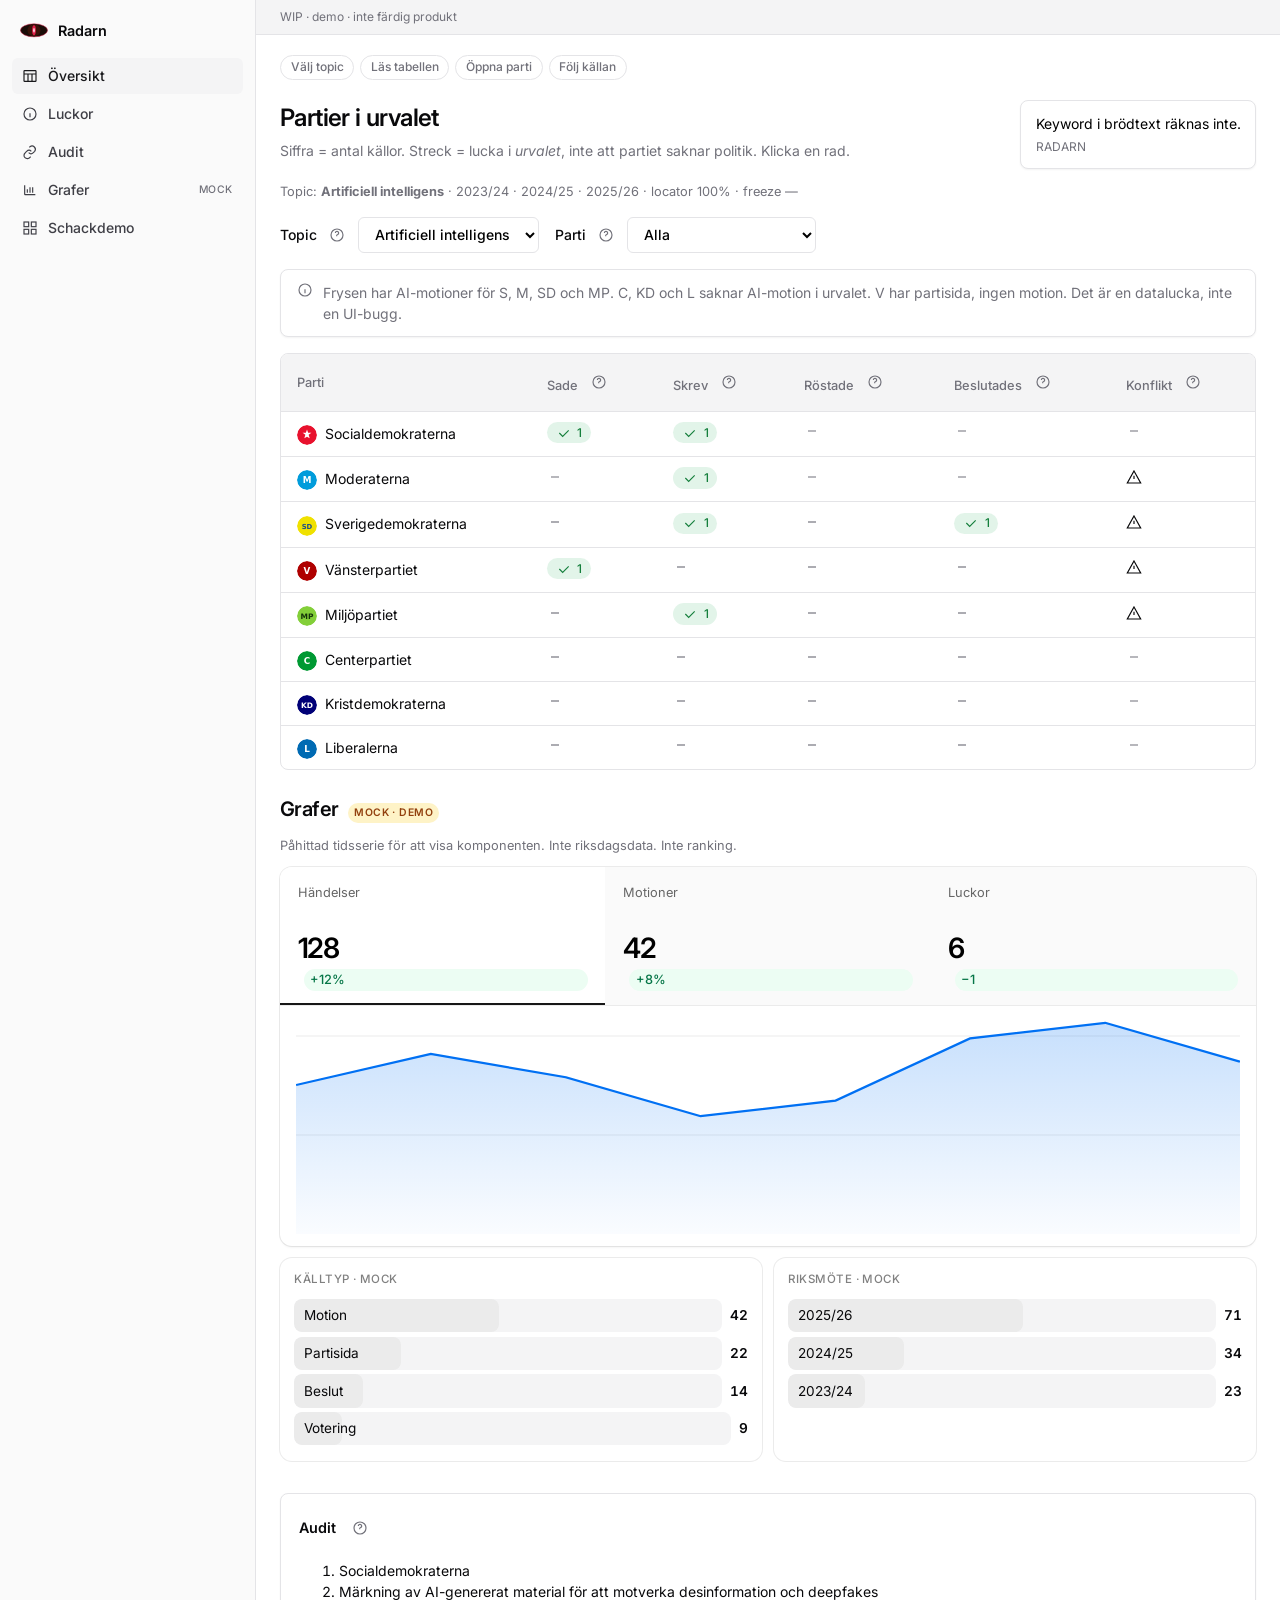
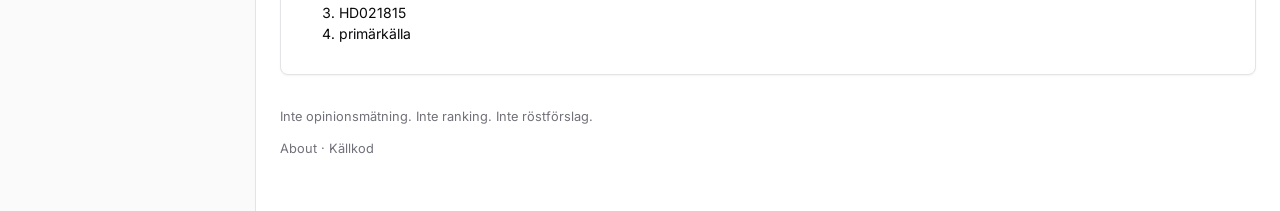
<file: web/index.html>
<!DOCTYPE html>
<html lang="sv">
<head>
  <meta charset="utf-8" />
  <meta name="viewport" content="width=device-width, initial-scale=1" />
  <title>Radarn — OpenSverige</title>
  <link rel="stylesheet" href="tokens.css" />
  <link rel="stylesheet" href="radar.css" />
  <link rel="stylesheet" href="charts.css" />
</head>
<body class="app">
  <svg xmlns="http://www.w3.org/2000/svg" class="visually-hidden" aria-hidden="true">
    <symbol id="i-info" viewBox="0 0 24 24"><circle cx="12" cy="12" r="9"/><path d="M12 11v6M12 8h.01"/></symbol>
    <symbol id="i-help" viewBox="0 0 24 24"><circle cx="12" cy="12" r="9"/><path d="M9.5 9a2.5 2.5 0 1 1 3.4 2.3c-.8.4-1.4 1-1.4 1.7V14M12 17h.01"/></symbol>
    <symbol id="i-table" viewBox="0 0 24 24"><rect x="3" y="4" width="18" height="16" rx="1"/><path d="M3 9h18M9 9v11M15 9v11"/></symbol>
    <symbol id="i-chart" viewBox="0 0 24 24"><path d="M4 19V5M4 19h16"/><path d="M8 16v-5M12 16V8M16 16v-8"/></symbol>
    <symbol id="i-grid" viewBox="0 0 24 24"><rect x="3" y="3" width="7" height="7"/><rect x="14" y="3" width="7" height="7"/><rect x="3" y="14" width="7" height="7"/><rect x="14" y="14" width="7" height="7"/></symbol>
    <symbol id="i-check" viewBox="0 0 24 24"><path d="M5 12l5 5 9-9"/></symbol>
    <symbol id="i-dash" viewBox="0 0 24 24"><path d="M6 12h12"/></symbol>
    <symbol id="i-close" viewBox="0 0 24 24"><path d="M6 6l12 12M18 6L6 18"/></symbol>
    <symbol id="i-link" viewBox="0 0 24 24"><path d="M10 13a5 5 0 0 0 7 0l2-2a5 5 0 0 0-7-7l-1 1"/><path d="M14 11a5 5 0 0 0-7 0l-2 2a5 5 0 1 0 7 7l1-1"/></symbol>
    <symbol id="i-warn" viewBox="0 0 24 24"><path d="M12 3l10 18H2L12 3z"/><path d="M12 10v5M12 18h.01"/></symbol>
  </svg>

  <a class="skip" href="#oversikt">Hoppa till tabellen</a>

  <aside class="sidebar">
    <a class="logo" href="index.html">
      <svg class="eye" viewBox="0 0 120 80" aria-hidden="true">
        <ellipse cx="60" cy="40" rx="58" ry="28" fill="#1a0c08" stroke="#e11d48" stroke-width="2"/>
        <ellipse cx="60" cy="40" rx="28" ry="26" fill="#3a1208"/>
        <ellipse cx="60" cy="40" rx="8" ry="22" fill="#e11d48"/>
        <ellipse cx="60" cy="40" rx="3" ry="10" fill="#fff"/>
      </svg>
      <span>Radarn</span>
    </a>
    <nav aria-label="Huvudmeny">
      <a href="index.html" aria-current="page"><svg class="ico" aria-hidden="true"><use href="#i-table"/></svg> Översikt</a>
      <a href="#luckor"><svg class="ico" aria-hidden="true"><use href="#i-info"/></svg> Luckor</a>
      <a href="#audit"><svg class="ico" aria-hidden="true"><use href="#i-link"/></svg> Audit</a>
      <a href="#grafer"><svg class="ico" aria-hidden="true"><use href="#i-chart"/></svg> Grafer <span class="soon">mock</span></a>
      <a href="chess.html"><svg class="ico" aria-hidden="true"><use href="#i-grid"/></svg> Schackdemo</a>
    </nav>
  </aside>

  <div class="main">
    <p class="wip">WIP · demo · inte färdig produkt</p>
    <ol class="flow">
      <li>Välj topic</li>
      <li>Läs tabellen</li>
      <li>Öppna parti</li>
      <li>Följ källan</li>
    </ol>
    <header class="head">
      <div>
        <h1>Partier i urvalet</h1>
        <p class="lede">Siffra = antal källor. Streck = lucka i <em>urvalet</em>, inte att partiet saknar politik. Klicka en rad.</p>
      </div>
      <button type="button" class="bubble" id="bubble" aria-live="polite">…</button>
    </header>
    <p id="meta" class="meta"></p>
    <div class="filters" role="search">
      <label>Topic
        <button type="button" class="ico-btn" data-tip="Styr urvalet. Kommer från datan, inte hårdkodat AI." aria-label="Vad betyder topic?"><svg class="ico"><use href="#i-help"/></svg></button>
        <select id="filter-topic"></select>
      </label>
      <label>Parti
        <button type="button" class="ico-btn" data-tip="Filtrera till ett parti. Alla = åtta rader." aria-label="Vad betyder parti-filtret?"><svg class="ico"><use href="#i-help"/></svg></button>
        <select id="filter-party"></select>
      </label>
    </div>
    <p id="luckor" class="callout">
      <svg class="ico" aria-hidden="true"><use href="#i-info"/></svg>
      <span>Frysen har AI-motioner för S, M, SD och MP. C, KD och L saknar AI-motion i urvalet. V har partisida, ingen motion. Det är en datalucka, inte en UI-bugg.</span>
    </p>
    <div id="oversikt" class="table-wrap"></div>
    <div id="grid" class="visually-hidden" aria-hidden="true"></div>
    <section id="tvn" hidden></section>
    <section id="flags" hidden></section>
    <section id="grafer" class="va"></section>
    <section id="audit" class="panel"></section>
    <dialog id="sheet">
      <form method="dialog"><button type="submit" class="ico-btn" aria-label="Stäng"><svg class="ico"><use href="#i-close"/></svg></button></form>
      <div id="sheet-body"></div>
    </dialog>
    <footer>
      <p>Inte opinionsmätning. Inte ranking. Inte röstförslag.</p>
      <p><a href="https://github.com/opensverige/barometer-bs/blob/main/docs/ABOUT.md">About</a> · <a href="https://github.com/opensverige/barometer-bs">Källkod</a></p>
    </footer>
  </div>
  <script src="radar.js"></script>
  <script src="charts.js"></script>
</body>
</html>
</file>
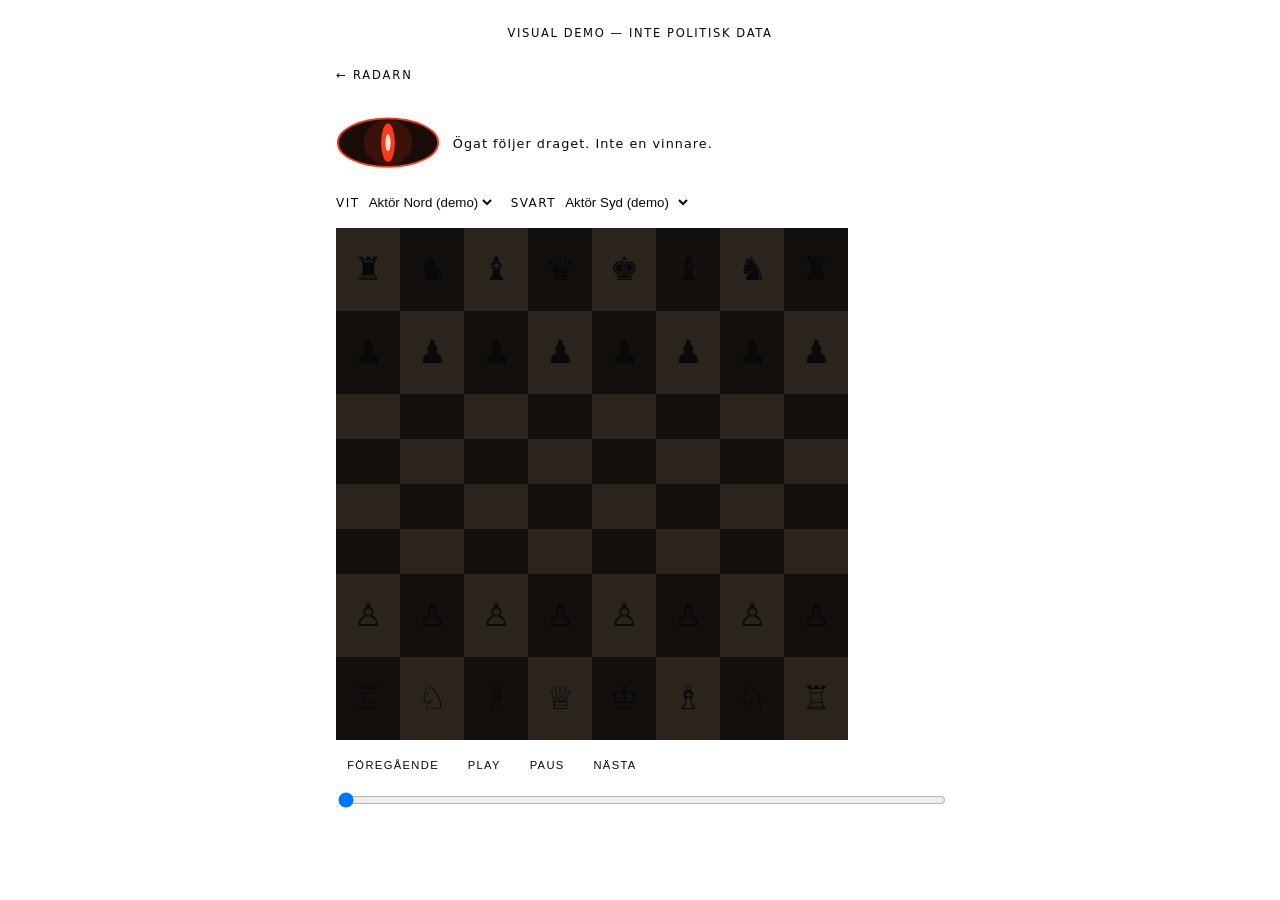
<file: web/chess.html>
<!DOCTYPE html>
<html lang="sv">
<head>
  <meta charset="utf-8" />
  <meta name="viewport" content="width=device-width, initial-scale=1" />
  <title>Schackdemo — inte politisk data</title>
  <link rel="stylesheet" href="tokens.css" />
  <link rel="stylesheet" href="chess.css" />
</head>
<body>
  <p class="demo-warn" id="demo-warn">VISUAL DEMO — INTE POLITISK DATA</p>
  <p class="back"><a href="index.html">← Radarn</a></p>

  <section class="watch" aria-label="Sauron övervakar">
    <svg class="eye" id="eye" viewBox="0 0 120 80" aria-hidden="true">
      <ellipse cx="60" cy="40" rx="58" ry="28" fill="#1a0c08" stroke="#ff3a1a" stroke-width="2"/>
      <ellipse cx="60" cy="40" rx="28" ry="26" fill="#3a1208"/>
      <ellipse class="pupil" id="pupil" cx="60" cy="40" rx="8" ry="22" fill="#ff3a1a"/>
      <ellipse cx="60" cy="40" rx="3" ry="10" fill="#f4e7d4"/>
    </svg>
    <p class="watch-label">Ögat följer draget. Inte en vinnare.</p>
  </section>

  <div class="pick">
    <label>Vit <select id="white-sel"></select></label>
    <label>Svart <select id="black-sel"></select></label>
  </div>

  <div class="board-wrap">
    <div id="board" class="board" role="grid" aria-label="Schackbräde demo"></div>
  </div>

  <div class="controls">
    <button type="button" id="prev">Föregående</button>
    <button type="button" id="play">Play</button>
    <button type="button" id="pause">Paus</button>
    <button type="button" id="next">Nästa</button>
  </div>
  <input type="range" id="timeline" min="0" max="0" value="0" aria-label="Tidslinje" />

  <aside id="card" class="card" hidden></aside>

  <script src="chess.js"></script>
</body>
</html>
</file>
<file: web/tokens.css>
:root {
  --background: 0 0% 100%;
  --foreground: 240 10% 3.9%;
  --card: 0 0% 100%;
  --card-foreground: 240 10% 3.9%;
  --popover: 0 0% 100%;
  --popover-foreground: 240 10% 3.9%;
  --primary: 240 5.9% 10%;
  --primary-foreground: 0 0% 98%;
  --secondary: 240 4.8% 95.9%;
  --secondary-foreground: 240 5.9% 10%;
  --muted: 240 4.8% 95.9%;
  --muted-foreground: 240 3.8% 46.1%;
  --accent: 240 4.8% 95.9%;
  --accent-foreground: 240 5.9% 10%;
  --destructive: 0 84.2% 60.2%;
  --border: 240 5.9% 90%;
  --input: 240 5.9% 90%;
  --ring: 240 5.9% 10%;
  --radius: 0.5rem;
  --sidebar: 0 0% 98%;
  --sidebar-fg: 240 5.3% 26.1%;
}
*, *::before, *::after { box-sizing: border-box; }
html { color-scheme: light; }
body {
  margin: 0;
  background: hsl(var(--background));
  color: hsl(var(--foreground));
  font-family: Inter, ui-sans-serif, system-ui, -apple-system, "Segoe UI", sans-serif;
  font-size: 14px;
  line-height: 1.5;
}
:focus-visible { outline: 2px solid hsl(var(--ring)); outline-offset: 2px; }
.visually-hidden {
  position: absolute; width: 1px; height: 1px; overflow: hidden; clip: rect(0,0,0,0);
}
.skip { position: absolute; left: -999px; }
.skip:focus { left: 0.5rem; top: 0.5rem; z-index: 50; background: #fff; padding: 0.5rem 0.75rem; border-radius: var(--radius); }
a { color: inherit; text-decoration: none; }
.ico { width: 16px; height: 16px; fill: none; stroke: currentColor; stroke-width: 1.75; flex: 0 0 auto; }
button.ico-btn {
  min-width: 36px; min-height: 36px;
  display: inline-flex; align-items: center; justify-content: center;
  border: 0; background: transparent; color: hsl(var(--muted-foreground));
  cursor: help; position: relative; border-radius: calc(var(--radius) - 2px);
}
button.ico-btn:hover { background: hsl(var(--accent)); color: hsl(var(--accent-foreground)); }
button.ico-btn[data-tip]:hover::after,
button.ico-btn[data-tip]:focus-visible::after {
  content: attr(data-tip);
  position: absolute; left: 50%; bottom: calc(100% + 6px); transform: translateX(-50%);
  width: max-content; max-width: 16rem; z-index: 50;
  background: hsl(var(--foreground)); color: hsl(var(--background));
  font-size: 12px; line-height: 1.4; padding: 0.4rem 0.5rem;
  border-radius: calc(var(--radius) - 2px); white-space: normal; pointer-events: none;
}
@media (prefers-reduced-motion: reduce) {
  * { animation: none !important; transition: none !important; }
}
</file>
<file: web/radar.css>
@import url("https://fonts.googleapis.com/css2?family=Inter:wght@400;500;600&display=swap");
@import url("tokens.css");

.app { display: grid; grid-template-columns: 16rem 1fr; min-height: 100vh; }
.sidebar {
  background: hsl(var(--sidebar));
  color: hsl(var(--sidebar-fg));
  border-right: 1px solid hsl(var(--border));
  padding: 1rem 0.75rem;
}
.logo {
  display: flex; align-items: center; gap: 0.6rem;
  font-size: 0.9rem; font-weight: 600; padding: 0.25rem 0.5rem 1rem;
  color: hsl(var(--foreground));
}
.logo .eye { width: 1.75rem; }
.sidebar nav { display: grid; gap: 0.125rem; }
.sidebar nav a {
  display: flex; align-items: center; gap: 0.6rem;
  min-height: 2.25rem; padding: 0 0.65rem; border-radius: calc(var(--radius) - 2px);
  font-size: 0.875rem; font-weight: 500; color: hsl(var(--sidebar-fg));
}
.sidebar nav a[aria-current="page"],
.sidebar nav a:hover {
  background: hsl(var(--accent));
  color: hsl(var(--accent-foreground));
}
.soon {
  margin-left: auto; font-size: 0.65rem; font-weight: 500;
  color: hsl(var(--muted-foreground)); text-transform: uppercase; letter-spacing: 0.04em;
}
.main { padding: 0 1.5rem 2.5rem; min-width: 0; }
.wip {
  margin: 0 -1.5rem 1.25rem; padding: 0.5rem 1.5rem;
  border-bottom: 1px solid hsl(var(--border));
  background: hsl(var(--muted));
  color: hsl(var(--muted-foreground));
  font-size: 0.75rem;
  text-transform: none;
  letter-spacing: 0;
}
.flow { display: flex; flex-wrap: wrap; gap: 0.375rem; list-style: none; padding: 0; margin: 0 0 1.25rem; }
.flow li {
  font-size: 0.75rem; font-weight: 500; color: hsl(var(--muted-foreground));
  padding: 0.15rem 0.6rem; border: 1px solid hsl(var(--border)); border-radius: 9999px;
  background: hsl(var(--background));
}
.head { display: flex; justify-content: space-between; gap: 1rem; align-items: flex-start; }
h1 { font-size: 1.5rem; font-weight: 600; letter-spacing: -0.025em; margin: 0 0 0.25rem; }
.lede { margin: 0; color: hsl(var(--muted-foreground)); max-width: 36rem; }
.bubble {
  max-width: 22rem; text-align: left;
  background: hsl(var(--card)); border: 1px solid hsl(var(--border));
  border-radius: var(--radius); padding: 0.75rem 0.9rem;
  box-shadow: 0 1px 2px rgb(0 0 0 / 0.05);
  cursor: pointer; font: inherit;
}
.bubble small { display: block; margin-top: 0.25rem; color: hsl(var(--muted-foreground)); font-size: 0.75rem; }
.meta { color: hsl(var(--muted-foreground)); font-size: 0.8rem; }
.filters { display: flex; flex-wrap: wrap; gap: 1rem; margin: 1rem 0; align-items: center; }
.filters label { display: flex; align-items: center; gap: 0.15rem; font-size: 0.875rem; font-weight: 500; }
.filters select {
  height: 2.25rem; border: 1px solid hsl(var(--input)); border-radius: calc(var(--radius) - 2px);
  background: hsl(var(--background)); padding: 0 0.75rem; font: inherit;
}
.callout {
  display: flex; gap: 0.6rem; align-items: flex-start;
  background: hsl(var(--card)); border: 1px solid hsl(var(--border));
  border-radius: var(--radius); padding: 0.75rem 1rem;
  font-size: 0.875rem; color: hsl(var(--muted-foreground));
  box-shadow: 0 1px 2px rgb(0 0 0 / 0.05);
}
.table-wrap {
  overflow: auto; margin: 1rem 0 1.5rem;
  border: 1px solid hsl(var(--border)); border-radius: var(--radius);
  background: hsl(var(--card));
}
table.overview { width: 100%; border-collapse: collapse; font-size: 0.875rem; }
table.overview th, table.overview td {
  padding: 0.65rem 1rem; text-align: left; border-bottom: 1px solid hsl(var(--border)); vertical-align: middle;
}
table.overview th {
  background: hsl(var(--muted));
  font-size: 0.8rem; font-weight: 500;
  color: hsl(var(--muted-foreground));
  text-transform: none;
  letter-spacing: 0;
}
table.overview tbody tr { cursor: pointer; }
table.overview tbody tr:hover { background: hsl(var(--muted) / 0.6); }
table.overview tbody tr:last-child td { border-bottom: 0; }
table.overview img { width: 1.25rem; height: 1.25rem; vertical-align: middle; margin-right: 0.5rem; border-radius: 9999px; }
.stat { display: inline-flex; align-items: center; gap: 0.35rem; font-weight: 500; }
.stat.ok {
  color: hsl(142 72% 29%);
  background: hsl(142 76% 36% / 0.12);
  border-radius: 9999px; padding: 0.1rem 0.55rem; font-size: 0.75rem;
}
.stat.gap { color: hsl(var(--muted-foreground)); }
.panel {
  background: hsl(var(--card)); border: 1px solid hsl(var(--border));
  border-radius: var(--radius); padding: 1rem 1.1rem; margin: 1rem 0;
  box-shadow: 0 1px 2px rgb(0 0 0 / 0.05);
}
.panel h2 { font-size: 0.9rem; font-weight: 600; margin: 0 0 0.4rem; display: flex; align-items: center; gap: 0.4rem; }
.skel { display: flex; align-items: flex-end; gap: 0.4rem; height: 4rem; margin-top: 0.75rem; }
.skel i { flex: 1; background: hsl(var(--muted)); height: 35%; border-radius: 0.15rem 0.15rem 0 0; }
.skel i:nth-child(2) { height: 60%; }
.skel i:nth-child(3) { height: 45%; }
.skel i:nth-child(4) { height: 75%; }
dialog {
  background: hsl(var(--background)); color: hsl(var(--foreground));
  border: 1px solid hsl(var(--border)); border-radius: var(--radius);
  padding: 1rem 1.1rem; width: min(28rem, 92vw);
  box-shadow: 0 10px 15px -3px rgb(0 0 0 / 0.1);
}
dialog::backdrop { background: rgb(0 0 0 / 0.4); }
footer { color: hsl(var(--muted-foreground)); font-size: 0.8rem; margin-top: 2rem; }
@media (max-width: 860px) {
  .app { grid-template-columns: 1fr; }
  .sidebar {
    display: flex; flex-wrap: wrap; gap: 0.5rem; align-items: center;
    border-right: 0; border-bottom: 1px solid hsl(var(--border));
  }
  .sidebar nav { display: flex; flex-wrap: wrap; }
  .head { flex-direction: column; }
}
</file>
<file: web/charts.css>
.va { margin: 1.25rem 0 2rem; }
.va-head { display: flex; align-items: baseline; gap: 0.6rem; flex-wrap: wrap; margin-bottom: 0.75rem; }
.va-head h2 { margin: 0; font-size: 1.25rem; font-weight: 600; letter-spacing: -0.03em; }
.va-note { margin: 0 0 0.75rem; font-size: 0.8rem; color: hsl(var(--muted-foreground, 240 3.8% 46%)); }
.va-card {
  background: #fff;
  border-radius: 12px;
  box-shadow: rgba(0,0,0,0.08) 0 0 0 1px, rgba(0,0,0,0.04) 0 2px 2px;
  overflow: hidden;
}
.va-metrics { display: grid; grid-template-columns: repeat(3, 1fr); }
.va-metric {
  text-align: left;
  background: #fafafa;
  border: 0;
  border-bottom: 1px solid #ebebeb;
  padding: 1rem 1.1rem 0.85rem;
  cursor: pointer;
  font: inherit;
}
.va-metric.active { background: #fff; box-shadow: inset 0 -2px 0 #171717; }
.va-metric span { display: block; font-size: 0.8rem; color: #666; }
.va-metric strong { display: inline-block; font-size: 1.75rem; letter-spacing: -0.04em; font-weight: 600; margin-top: 0.2rem; }
.va-delta {
  display: inline-block; margin-left: 0.4rem; font-size: 0.72rem; font-weight: 500;
  padding: 0.1rem 0.4rem; border-radius: 999px; vertical-align: 0.35rem;
}
.va-delta.up { background: #ecfdf3; color: #067647; }
.va-delta.down { background: #fef3f2; color: #b42318; }
.va-chart { padding: 0.5rem 1rem 0.75rem; }
.va-chart svg { width: 100%; height: 220px; display: block; }
.va-panels {
  display: grid;
  grid-template-columns: 1fr 1fr;
  gap: 0.75rem;
  margin-top: 0.75rem;
}
.va-panel {
  background: #fff;
  border-radius: 12px;
  box-shadow: rgba(0,0,0,0.08) 0 0 0 1px;
  padding: 0.85rem 0.9rem 0.7rem;
}
.va-panel h3 {
  margin: 0 0 0.65rem;
  font-size: 0.72rem;
  font-weight: 500;
  letter-spacing: 0.04em;
  text-transform: uppercase;
  color: #808080;
}
.va-bar {
  display: grid;
  grid-template-columns: 1fr auto;
  align-items: center;
  gap: 0.5rem;
  margin: 0.28rem 0;
  font-size: 0.85rem;
}
.va-bar-track {
  position: relative;
  background: #f4f4f5;
  border-radius: 8px;
  min-height: 2rem;
  padding: 0.4rem 0.6rem;
  overflow: hidden;
}
.va-bar-track i {
  position: absolute; inset: 0 auto 0 0; background: #ebebeb; border-radius: 8px;
}
.va-bar-track span { position: relative; z-index: 1; }
.va-bar b { font-variant-numeric: tabular-nums; font-weight: 600; }
.pill.mock {
  background: #fef3c7; color: #92400e; font-size: 0.65rem; font-weight: 600;
  padding: 0.12rem 0.4rem; border-radius: 999px; letter-spacing: 0.04em;
}
@media (max-width: 800px) {
  .va-metrics, .va-panels { grid-template-columns: 1fr; }
}
</file>
<file: web/chess.css>
.back { padding: 0 0 0.8rem; letter-spacing: 0.16em; text-transform: uppercase; font-size: 0.72rem; }
.demo-warn {
  margin: 0 0 1rem;
  padding: 0.55rem;
  border: 1px solid var(--laser);
  color: var(--laser);
  letter-spacing: 0.14em;
  text-transform: uppercase;
  text-align: center;
  font-size: 0.72rem;
}
.watch { display: flex; align-items: center; gap: 0.8rem; margin: 0 0 1rem; }
.eye { width: 6.5rem; transition: transform 0.4s ease; }
.eye.flare { filter: drop-shadow(0 0 12px var(--laser)); }
.pupil { transition: transform 0.35s ease; }
.watch-label { color: var(--muted); font-size: 0.8rem; letter-spacing: 0.08em; }
.pick { display: flex; gap: 1rem; margin: 0 0 1rem; letter-spacing: 0.12em; text-transform: uppercase; font-size: 0.75rem; }
.pick select {
  background: var(--void);
  color: var(--hud);
  border: 0;
  border-bottom: 1px solid var(--laser);
}
.board {
  display: grid;
  grid-template-columns: repeat(8, 1fr);
  width: min(92vw, 32rem);
  aspect-ratio: 1;
  border: 1px solid var(--laser);
}
.sq {
  display: flex;
  align-items: center;
  justify-content: center;
  font-size: clamp(1.2rem, 4.5vw, 2rem);
  cursor: pointer;
  user-select: none;
  border: 0;
}
.sq.light { background: #2a241c; color: var(--hud); }
.sq.dark { background: #120f0c; color: var(--hud); }
.sq.active { outline: 1px solid var(--laser); outline-offset: -1px; }
.controls { display: flex; flex-wrap: wrap; gap: 0.4rem; margin: 0.8rem 0; }
.controls button {
  background: transparent;
  color: var(--hud);
  border: 1px solid var(--line);
  padding: 0.4rem 0.7rem;
  cursor: pointer;
  letter-spacing: 0.12em;
  text-transform: uppercase;
  font-size: 0.7rem;
}
#timeline { width: 100%; accent-color: var(--laser); }
.card {
  margin-top: 1rem;
  border-left: 2px solid var(--laser);
  padding: 0.8rem 1rem;
  font-size: 0.85rem;
}
@media (max-width: 640px) {
  .watch { flex-direction: column; align-items: flex-start; }
}
@media (prefers-reduced-motion: reduce) {
  .eye, .pupil, .sq { animation: none !important; transition: none !important; }
}
body { max-width: 40rem; margin: 0 auto; padding: 1rem 1rem 3rem; }
</file>
